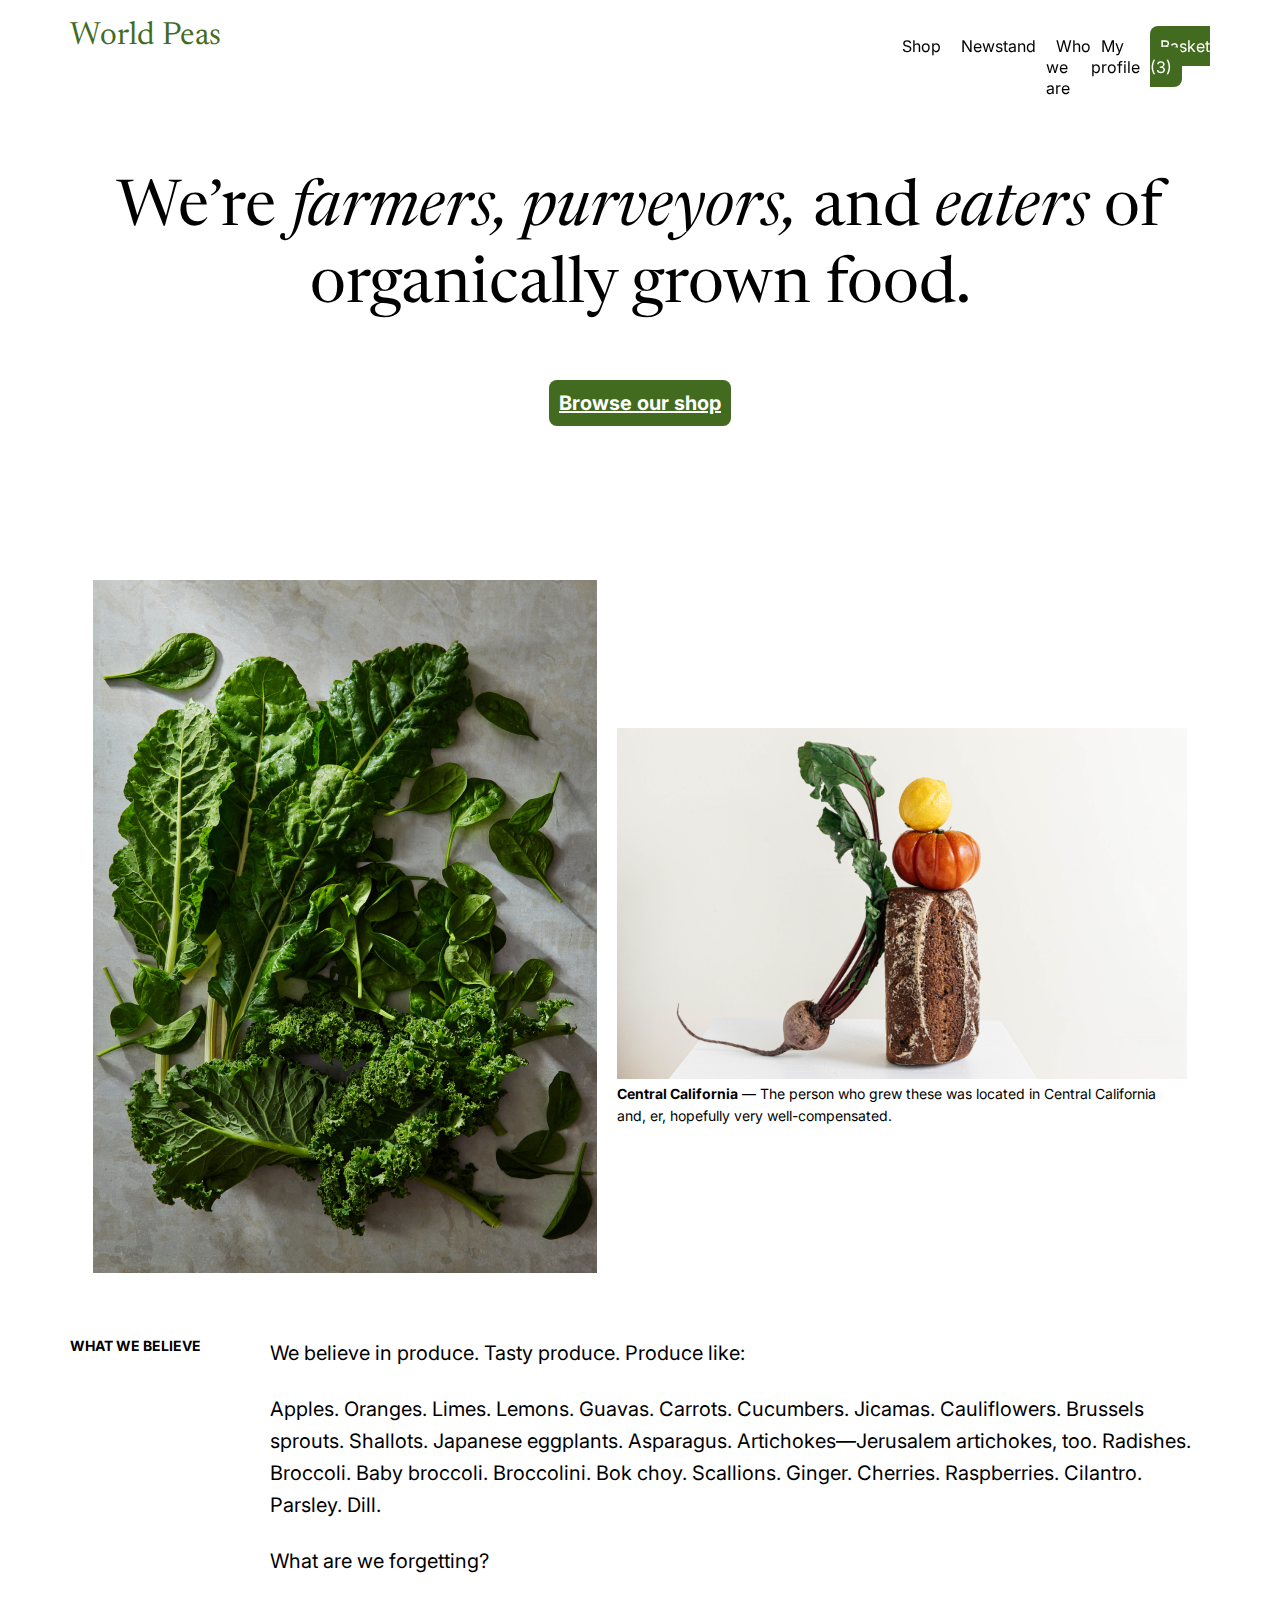
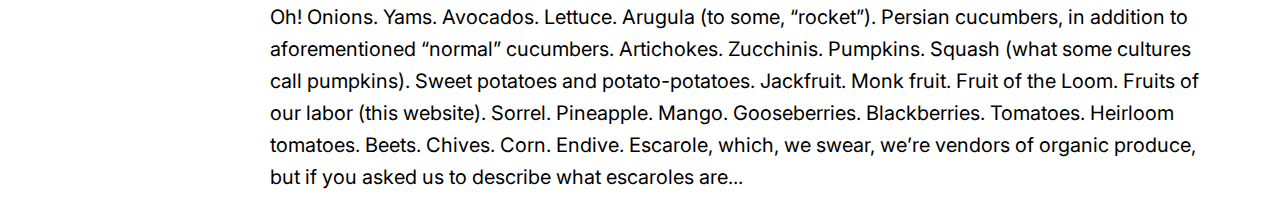
<file: index.html>
<!DOCTYPE html>
<html lang="en">
  <head>
    <meta charset="UTF-8" />
    <meta name="viewport" content="width=device-width, initial-scale=1.0" />
    <title>Home Page</title>
    <link rel="preconnect" href="https://fonts.googleapis.com" />
    <link rel="preconnect" href="https://fonts.gstatic.com" crossorigin />
    <link
      href="https://fonts.googleapis.com/css2?family=Inter:ital,opsz,wght@0,14..32,100..900;1,14..32,100..900&family=Newsreader:ital,opsz,wght@0,6..72,200..800;1,6..72,200..800&display=swap"
      rel="stylesheet"
    />
    <link rel="stylesheet" href="assets/styles/navbar.css" />
    <link rel="stylesheet" href="assets/styles/main.css" />
  </head>
  <body>
    <header>
      <div class="container">
        <div class="logo">
          <a href="index.html">World Peas</a>
        </div>
        <nav>
          <label for="toggle"><img src="assets/icons/menu.webp" alt="Toggle Icon" /></label>
          <input type="checkbox" id="toggle" />
          <ul>
            <li>
              <a href="#hero">Shop</a>
            </li>
            <li>
              <a href="#newstand">Newstand</a>
            </li>
            <li>
              <a href="#what-we-believe">Who we are</a>
            </li>
            <li>
              <a href="#">My profile</a>
            </li>
            <li>
              <a href="shopping-cart.html" class="cart-btn">Basket <span>(3)</span></a>
            </li>
          </ul>
        </nav>
      </div>
    </header>
    <main>
      <section class="hero" id="hero">
        <div class="container">
          <h1>
            We’re <i>farmers, purveyors,</i> and <i>eaters</i> of <br />
            organically grown food.
          </h1>
          <a href="product.html" class="our-shop-btn">Browse our shop</a>
        </div>
      </section>
      <section class="newstand" id="newstand">
        <div class="container">
          <div>
            <img src="assets/images/vg.webp" alt="vegetables" class="vegetables" />
          </div>
          <figure class="banger-image">
            <img src="assets/images/banger.webp" alt="banger" />
            <figcaption><b>Central California</b> — The person who grew these was located in Central California and, er, hopefully very well-compensated.</figcaption>
          </figure>
        </div>
      </section>
      <section class="what-we-believe" id="what-we-believe">
        <div class="container">
          <h2>What we believe</h2>
          <article>
            <p>We believe in produce. Tasty produce. Produce like:</p>
            <br />
            <p>
              Apples. Oranges. Limes. Lemons. Guavas. Carrots. Cucumbers. Jicamas. Cauliflowers. Brussels sprouts. Shallots. Japanese eggplants. Asparagus. Artichokes—Jerusalem artichokes, too.
              Radishes. Broccoli. Baby broccoli. Broccolini. Bok choy. Scallions. Ginger. Cherries. Raspberries. Cilantro. Parsley. Dill.
            </p>
            <br />
            <p>What are we forgetting?</p>
            <br />
            <p>
              Oh! Onions. Yams. Avocados. Lettuce. Arugula (to some, “rocket”). Persian cucumbers, in addition to aforementioned “normal” cucumbers. Artichokes. Zucchinis. Pumpkins. Squash (what some
              cultures call pumpkins). Sweet potatoes and potato-potatoes. Jackfruit. Monk fruit. Fruit of the Loom. Fruits of our labor (this website). Sorrel. Pineapple. Mango. Gooseberries.
              Blackberries. Tomatoes. Heirloom tomatoes. Beets. Chives. Corn. Endive. Escarole, which, we swear, we’re vendors of organic produce, but if you asked us to describe what escaroles are...
            </p>
          </article>
        </div>
      </section>
    </main>
  </body>
</html>
</file>
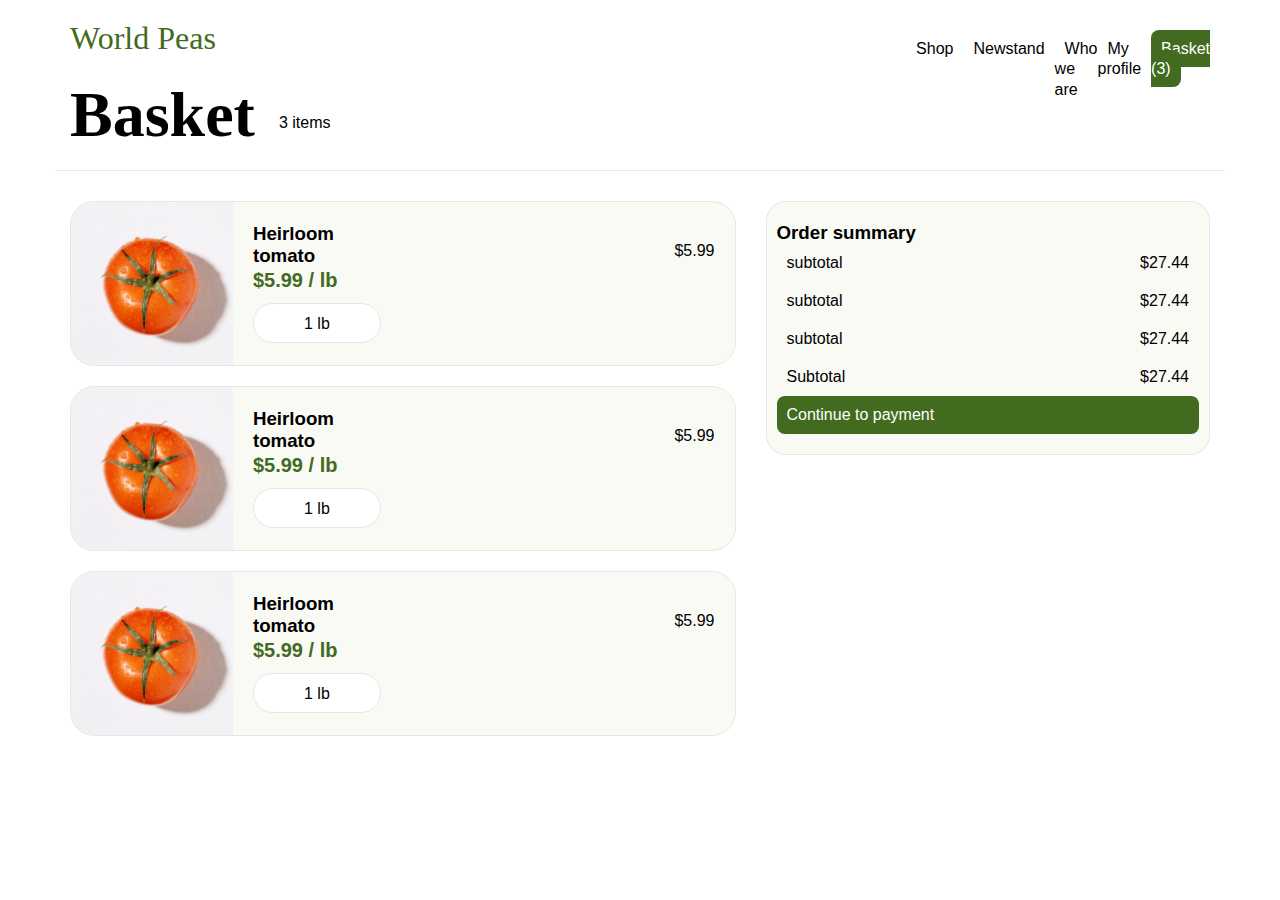
<file: shopping-cart.html>
<!DOCTYPE html>
<html lang="en">
  <head>
    <meta charset="UTF-8" />
    <meta name="viewport" content="width=device-width, initial-scale=1.0" />
    <title>Document</title>
    <link rel="stylesheet" href="assets/styles/navbar.css" />
    <link rel="stylesheet" href="assets/styles/shopping.css" />
  </head>
  <body>
    <header>
      <div class="container">
        <div class="logo">
          <a href="index.html">World Peas</a>
        </div>
        <nav>
          <ul>
            <li>
              <a href="index.html#hero">Shop</a>
            </li>
            <li>
              <a href="index.html#newstand">Newstand</a>
            </li>
            <li>
              <a href="index.html#what-we-believe">Who we are</a>
            </li>
            <li>
              <a href="#">My profile</a>
            </li>
            <li>
              <a href="shopping-cart.html" class="cart-btn">Basket <span>(3)</span></a>
            </li>
          </ul>
        </nav>
      </div>
    </header>
    <main>
      <section class="heading">
        <div class="container">
          <h1>Basket</h1>
          <span>3 items</span>
        </div>
      </section>
      <section class="basket">
        <div class="container">
          <div class="product-list">
            <div class="product">
              <div class="product-details">
                <div class="product-image">
                  <img src="assets/images/Tomato-2.webp" alt="tomato" />
                </div>
                <div class="product-info">
                  <h3>Heirloom tomato</h3>
                  <span class="price-vs-weight">$5.99 / lb</span>
                  <div class="weight">
                    <span>1 lb</span>
                  </div>
                </div>
              </div>
              <span class="price">$5.99</span>
            </div>
            <div class="product">
              <div class="product-details">
                <div class="product-image">
                  <img src="assets/images/Tomato-2.webp" alt="tomato" />
                </div>
                <div class="product-info">
                  <h3>Heirloom tomato</h3>
                  <span class="price-vs-weight">$5.99 / lb</span>
                  <div class="weight">
                    <span>1 lb</span>
                  </div>
                </div>
              </div>
              <span class="price">$5.99</span>
            </div>
            <div class="product">
              <div class="product-details">
                <div class="product-image">
                  <img src="assets/images/Tomato-2.webp" alt="tomato" />
                </div>
                <div class="product-info">
                  <h3>Heirloom tomato</h3>
                  <span class="price-vs-weight">$5.99 / lb</span>
                  <div class="weight">
                    <span>1 lb</span>
                  </div>
                </div>
              </div>
              <span class="price">$5.99</span>
            </div>
          </div>
          <div class="order-summary">
            <h3>Order summary</h3>
            <ul>
              <li><span>subtotal</span><span>$27.44</span></li>
              <li><span>subtotal</span><span>$27.44</span></li>
              <li><span>subtotal</span><span>$27.44</span></li>
              <li><span>Subtotal</span><span>$27.44</span></li>
            </ul>
            <a href="" class="payment">Continue to payment</a>
          </div>
        </div>
      </section>
    </main>
  </body>
</html>
</file>
<file: assets/styles/navbar.css>
* {
  padding: 0;
  margin: 0;
  box-sizing: border-box;
}
:root {
  --green: #426b1f;
  --gray: #6d6d6d;
  --bg: #fafaf5;
  --white: white;
  --black: black;
}
.container {
  padding: 0 15px;
  margin: auto;
}
@media (min-width: 768px) {
  .container {
    width: 750px;
  }
}
@media (min-width: 992px) {
  .container {
    width: 970px;
  }
}
@media (min-width: 1200px) {
  .container {
    width: 1170px;
  }
}
header {
  position: sticky;
  top: 0;
  padding: 20px;
  background-color: var(--white);
}
header .container {
  display: flex;
  flex-direction: row;
  align-items: center;
  justify-content: space-between;
}
header .logo a {
  text-decoration: none;
  font-family: "Newsreader", serif;
  font-size: 32px;
  color: var(--green);
}
header nav {
  position: relative;
}
header nav label img {
  cursor: pointer;
}
header nav input {
  appearance: none;
}
header nav ul {
  position: absolute;
  right: 0;
  list-style: none;
}
header nav ul li a {
  padding: 10px;
  text-decoration: none;
  line-height: 130%;
  font-size: 16px;
  font-family: "Inter", sans-serif;
  color: var(--black);
}
header nav ul li .cart-btn {
  color: var(--white);
  background-color: var(--green);
  border-radius: 8px;
}
@media (min-width: 992px) {
  header nav label,
  header nav input {
    display: none;
  }
  header nav ul {
    display: flex;
  }
}
</file>
<file: assets/styles/main.css>
* {
  padding: 0;
  margin: 0;
  box-sizing: border-box;
}
:root {
  --green: #426b1f;
  --gray: #6d6d6d;
  --bg: #fafaf5;
  --white: white;
  --black: black;
}
body {
  font-family: "Inter", sans-serif;
}
.container {
  padding: 0 15px;
  margin: auto;
}
@media (min-width: 768px) {
  .container {
    width: 750px;
  }
}
@media (min-width: 992px) {
  .container {
    width: 970px;
  }
}
@media (min-width: 1200px) {
  .container {
    width: 1170px;
  }
}
img {
  max-width: 100%;
}
.hero {
  padding: 100px 0;
  text-align: center;
}
.hero h1 {
  font-family: "Newsreader", serif;
  line-height: 120%;
  letter-spacing: -2%;
  font-weight: normal;
}
@media (min-width: 992px) {
  .hero h1 {
    font-size: 64px;
  }
}
.hero .our-shop-btn {
  display: block;
  width: fit-content;
  padding: 10px;
  margin: 54px auto;
  line-height: 130%;
  font-size: 20px;
  font-weight: bold;
  color: var(--white);
  background-color: var(--green);
  border-radius: 8px;
}
.newstand .container {
  display: flex;
  align-items: center;
  justify-content: center;
  flex-wrap: wrap;
  gap: 20px;
}
@media (min-width: 992px) {
  .newstand .banger-image {
    width: 50%;
  }
}
.newstand .banger-image figcaption {
  font-size: 14px;
  line-height: 160%;
  letter-spacing: -1%;
}
.what-we-believe {
  padding-top: 60px;
  padding-bottom: 20px;
}
.what-we-believe .container {
  display: flex;
  flex-wrap: wrap;
}
@media (max-width: 767px) {
  .container {
    flex-direction: column;
  }
}
.what-we-believe h2 {
  flex-grow: 1;
  margin-bottom: 30px;
  font-size: 14px;
  letter-spacing: 4%;
  text-transform: uppercase;
}
.what-we-believe article {
  flex-basis: calc(100% - 200px);
  font-size: 20px;
}
.what-we-believe article p {
  line-height: 160%;
}
</file>
<file: assets/styles/shopping.css>
* {
  padding: 0;
  margin: 0;
  box-sizing: border-box;
}
:root {
  --green: #426b1f;
  --gray: #6d6d6d;
  --bg: #fafaf5;
  --white: white;
  --black: black;
}
body {
  font-family: "Inter", sans-serif;
}
.container {
  padding: 0 15px;
  margin: auto;
}
@media (min-width: 768px) {
  .container {
    width: 750px;
  }
}
@media (min-width: 992px) {
  .container {
    width: 970px;
  }
}
@media (min-width: 1200px) {
  .container {
    width: 1170px;
  }
}
a {
  text-decoration: none;
}
img {
  max-width: 100%;
}
.heading .container {
  display: flex;
  align-items: center;
  border-bottom: 1px solid #e6e6e6;
}
.heading h1 {
  margin: 0 24px 16px 0;
  letter-spacing: -2%;
  line-height: 120%;
  font-size: 64px;
  font-family: "Newsreader", serif;
}
.basket .container {
  display: flex;
  justify-content: space-between;
  flex-wrap: wrap;
  padding-top: 30px;
  gap: 30px;
}
.basket .product-list {
  flex-grow: 1;
}
.basket .product-list .product {
  display: flex;
  justify-content: space-between;
  margin-bottom: 20px;
  background-color: var(--bg);
  border: 1px solid #e6e6e6;
  border-radius: 24px;
  overflow: hidden;
}
.basket .product-list .product .product-details {
  display: flex;
  align-items: center;
  gap: 20px;
}
.basket .product-list .product .product-details .product-image {
  height: 100%;
}
.basket .product-list .product .product-details img {
  height: 100%;
}
.basket .product-info .weight {
  margin-top: 10px;
}
.basket .product-info .weight span {
  display: block;
  background-color: var(--white);
  color: var(--black);
  border-radius: 20px;
  border: 1px solid #e6e6e6;
  text-align: center;
  line-height: 40px;
  width: 128px;
  height: 40px;
}
.basket .price-vs-weight {
  font-weight: bold;
  font-size: 20px;
  line-height: 130%;
  color: var(--green);
  margin-top: 20px;
}
.basket .price {
  padding: 40px 20px;
}
.order-summary {
  flex-grow: 1;
  align-self: start;
  padding: 20px 10px;
  border: 1px solid #e6e6e6;
  border-radius: 20px;
  background-color: var(--bg);
}
.order-summary ul {
  list-style: none;
}
.order-summary ul li {
  display: flex;
  justify-content: space-between;
  align-items: center;
  padding: 10px;
}
.order-summary .payment {
  display: block;
  padding: 10px;
  color: var(--white);
  background-color: var(--green);
  border-radius: 8px;
}
</file>
